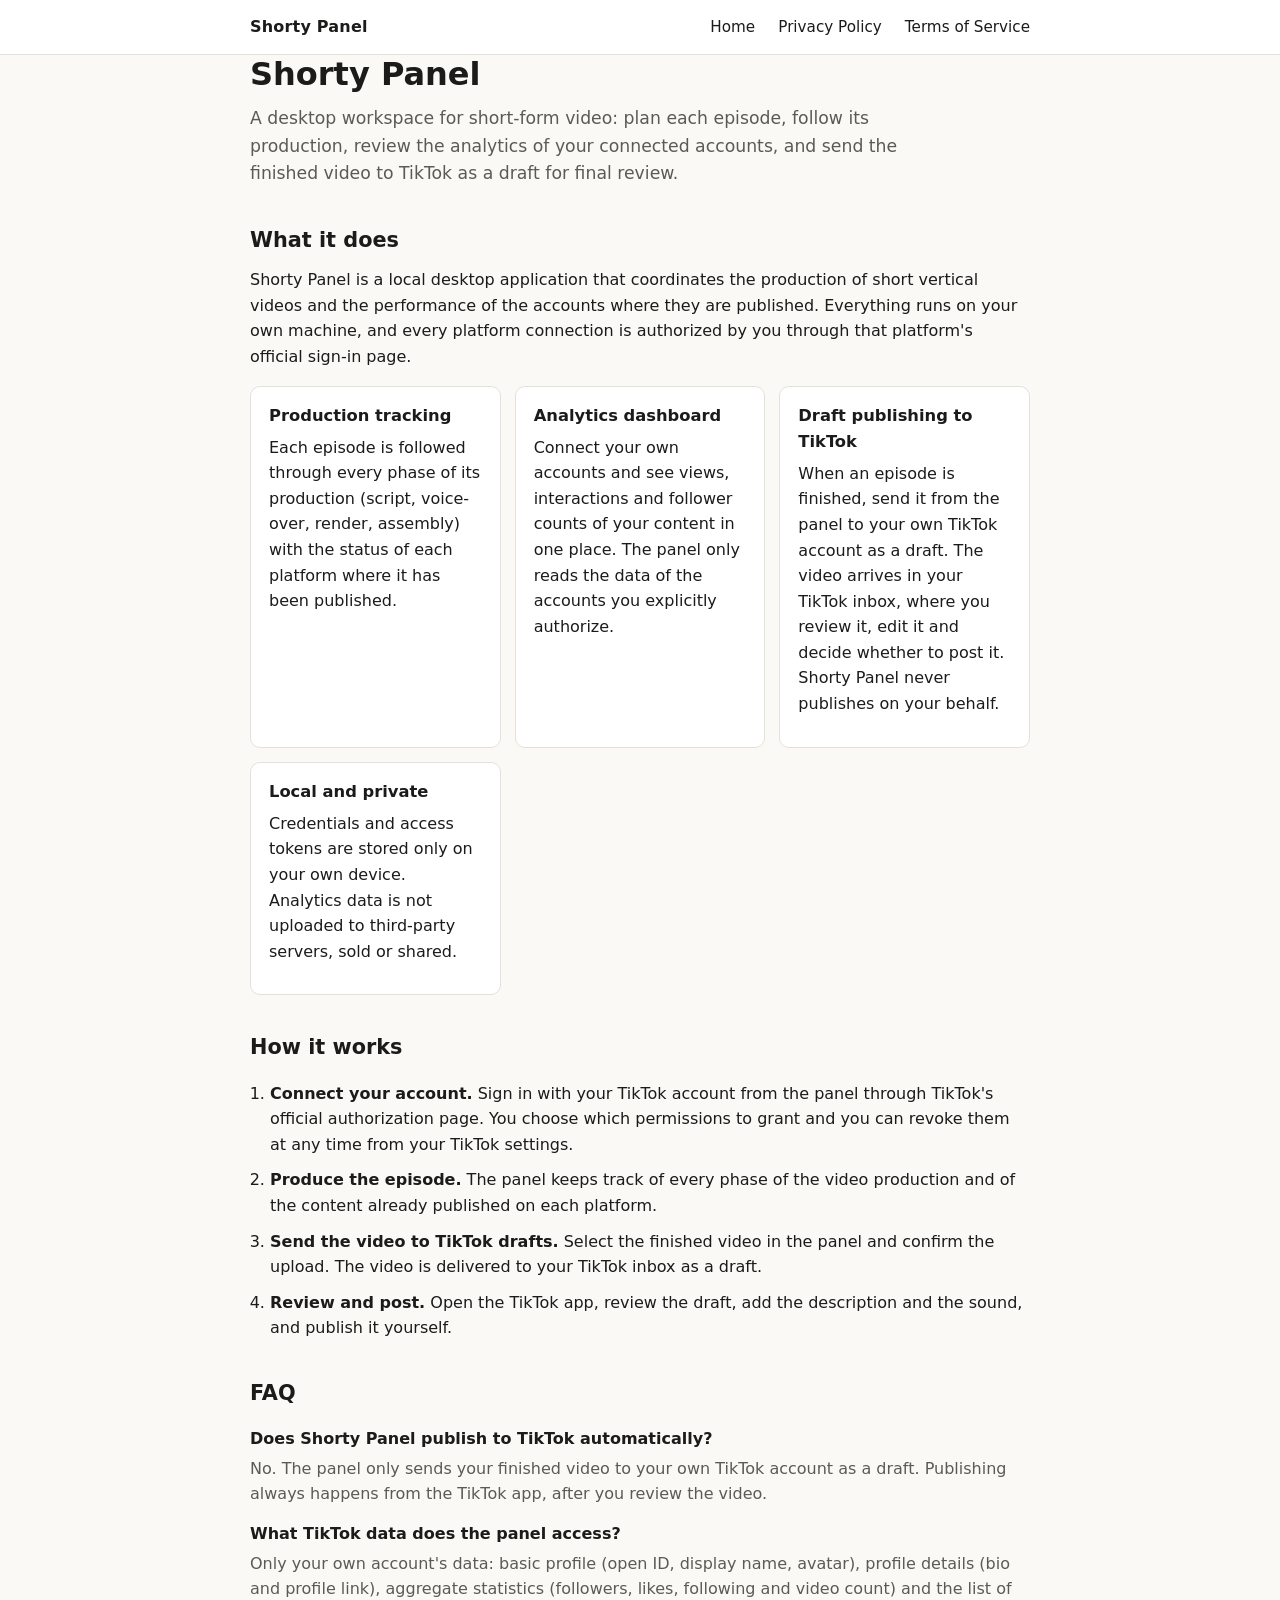
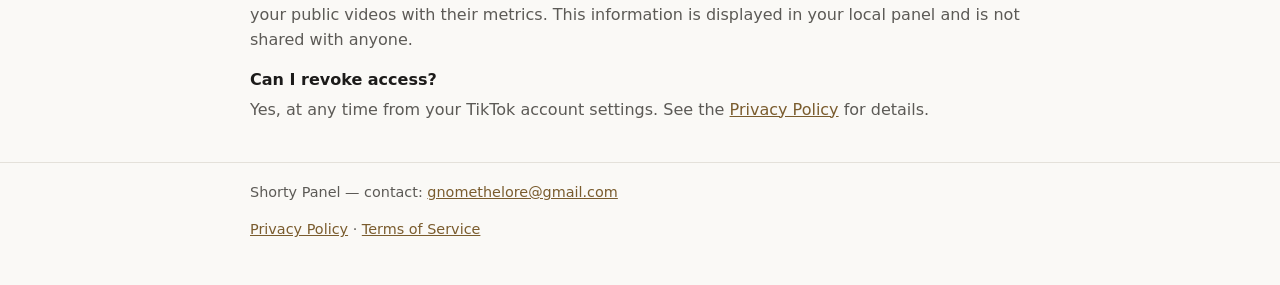
<file: index.html>
<!doctype html>
<html lang="en">
<head>
<meta charset="utf-8">
<meta name="viewport" content="width=device-width, initial-scale=1">
<title>Shorty Panel</title>
<meta name="description" content="Shorty Panel is a desktop production workspace for short-form video: track each episode, review the analytics of your connected accounts and send finished videos to TikTok as drafts.">
<link rel="stylesheet" href="style.css">
</head>
<body>
<header class="site-header">
  <div class="wrap">
    <span class="brand">Shorty Panel</span>
    <nav>
      <a href="index.html">Home</a>
      <a href="privacy.html">Privacy Policy</a>
      <a href="terms.html">Terms of Service</a>
    </nav>
  </div>
</header>

<main class="wrap">
  <section>
    <h1>Shorty Panel</h1>
    <p class="lead">A desktop workspace for short-form video: plan each episode, follow its production,
    review the analytics of your connected accounts, and send the finished video to TikTok as a draft for final review.</p>
  </section>

  <section>
    <h2>What it does</h2>
    <p>Shorty Panel is a local desktop application that coordinates the production of short vertical videos
    and the performance of the accounts where they are published. Everything runs on your own machine,
    and every platform connection is authorized by you through that platform's official sign-in page.</p>
    <div class="grid">
      <article class="card">
        <h3>Production tracking</h3>
        <p>Each episode is followed through every phase of its production (script, voice-over, render, assembly)
        with the status of each platform where it has been published.</p>
      </article>
      <article class="card">
        <h3>Analytics dashboard</h3>
        <p>Connect your own accounts and see views, interactions and follower counts of your content in one place.
        The panel only reads the data of the accounts you explicitly authorize.</p>
      </article>
      <article class="card">
        <h3>Draft publishing to TikTok</h3>
        <p>When an episode is finished, send it from the panel to your own TikTok account as a draft.
        The video arrives in your TikTok inbox, where you review it, edit it and decide whether to post it.
        Shorty Panel never publishes on your behalf.</p>
      </article>
      <article class="card">
        <h3>Local and private</h3>
        <p>Credentials and access tokens are stored only on your own device. Analytics data is not uploaded
        to third-party servers, sold or shared.</p>
      </article>
    </div>
  </section>

  <section>
    <h2>How it works</h2>
    <ol class="steps">
      <li><strong>Connect your account.</strong> Sign in with your TikTok account from the panel through TikTok's
      official authorization page. You choose which permissions to grant and you can revoke them at any time
      from your TikTok settings.</li>
      <li><strong>Produce the episode.</strong> The panel keeps track of every phase of the video production and of
      the content already published on each platform.</li>
      <li><strong>Send the video to TikTok drafts.</strong> Select the finished video in the panel and confirm the
      upload. The video is delivered to your TikTok inbox as a draft.</li>
      <li><strong>Review and post.</strong> Open the TikTok app, review the draft, add the description and the sound,
      and publish it yourself.</li>
    </ol>
  </section>

  <section>
    <h2>FAQ</h2>
    <dl class="faq">
      <dt>Does Shorty Panel publish to TikTok automatically?</dt>
      <dd>No. The panel only sends your finished video to your own TikTok account as a draft. Publishing always
      happens from the TikTok app, after you review the video.</dd>
      <dt>What TikTok data does the panel access?</dt>
      <dd>Only your own account's data: basic profile (open ID, display name, avatar), profile details
      (bio and profile link), aggregate statistics (followers, likes, following and video count) and the list of
      your public videos with their metrics. This information is displayed in your local panel and is not
      shared with anyone.</dd>
      <dt>Can I revoke access?</dt>
      <dd>Yes, at any time from your TikTok account settings. See the
      <a href="privacy.html">Privacy Policy</a> for details.</dd>
    </dl>
  </section>
</main>

<footer class="site-footer">
  <div class="wrap">
    <p>Shorty Panel &mdash; contact: <a href="mailto:gnomethelore@gmail.com">gnomethelore@gmail.com</a></p>
    <p><a href="privacy.html">Privacy Policy</a> &middot; <a href="terms.html">Terms of Service</a></p>
  </div>
</footer>
</body>
</html>
</file>
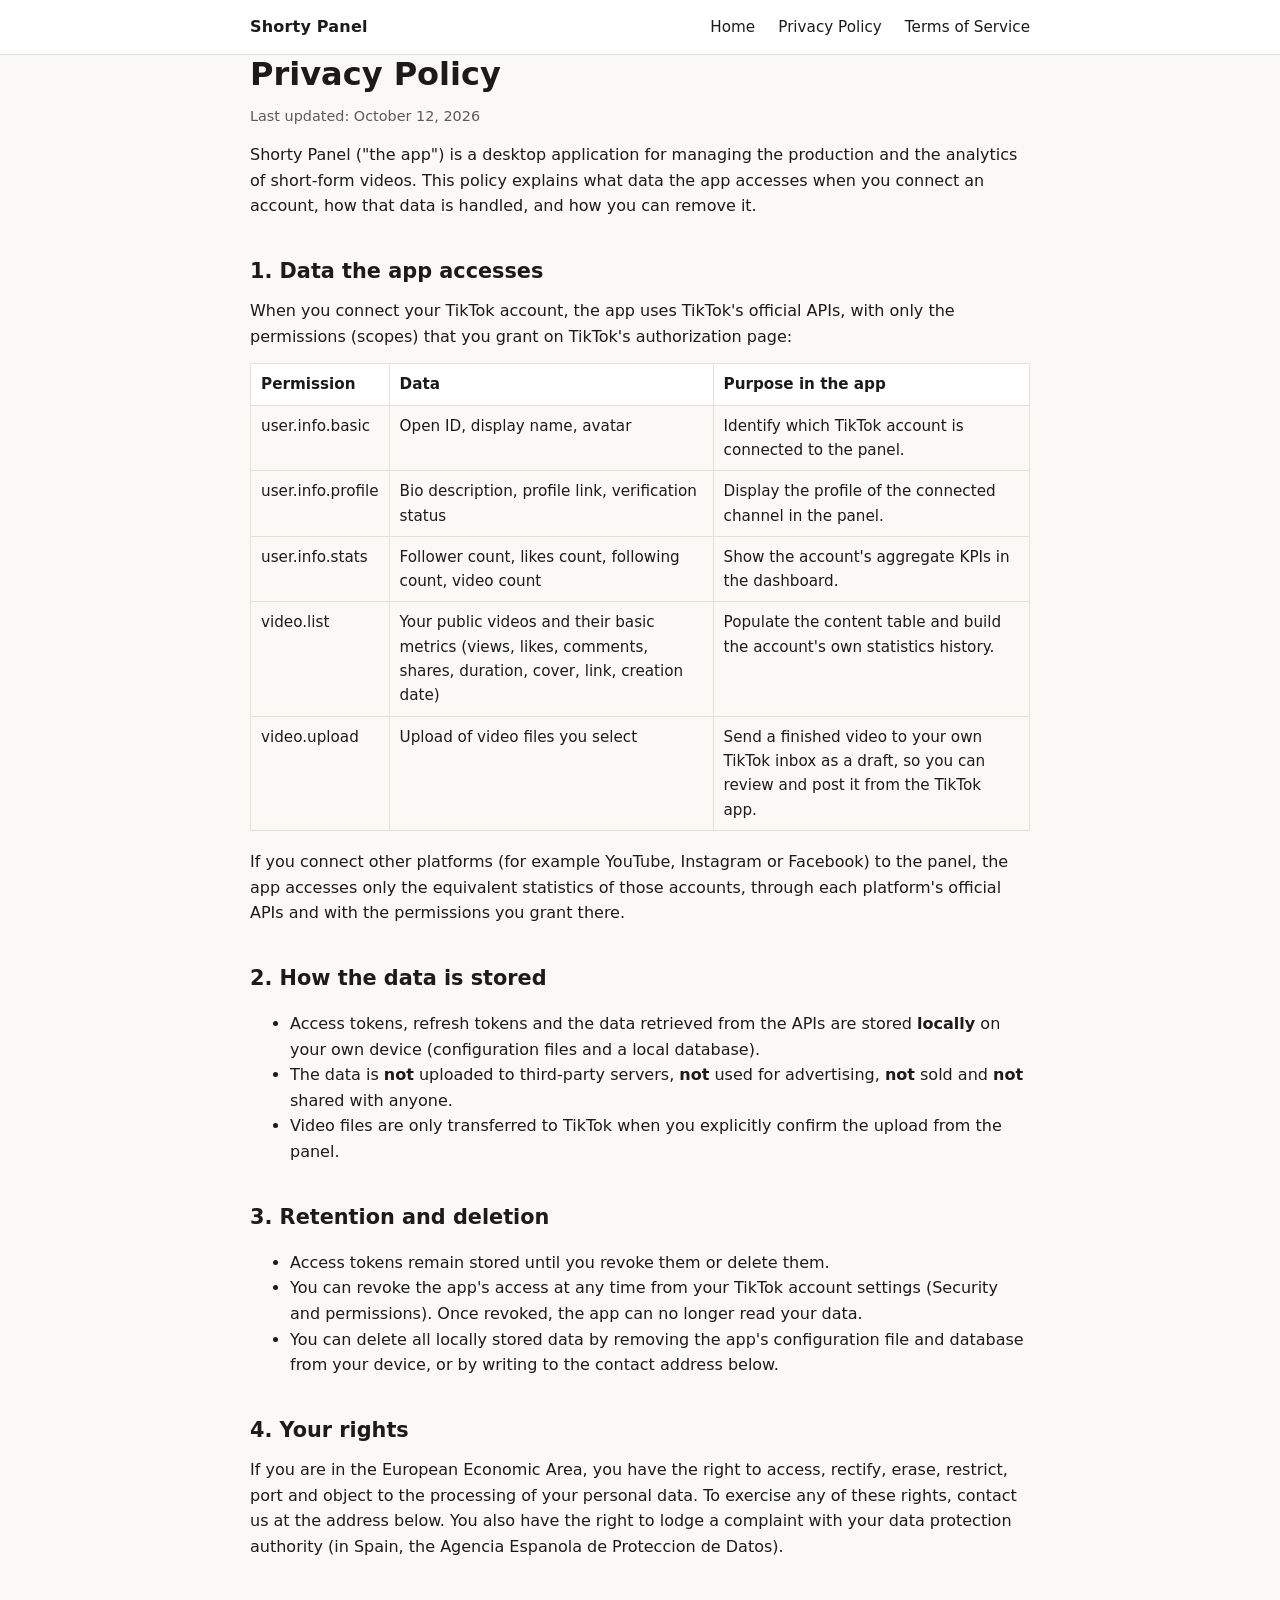
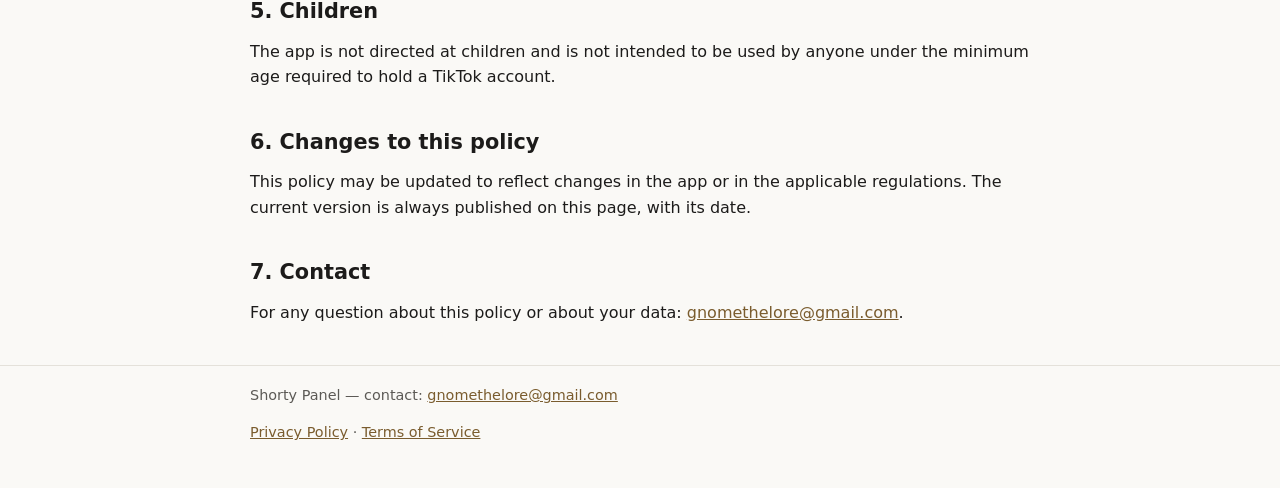
<file: privacy.html>
<!doctype html>
<html lang="en">
<head>
<meta charset="utf-8">
<meta name="viewport" content="width=device-width, initial-scale=1">
<title>Privacy Policy &mdash; Shorty Panel</title>
<meta name="description" content="Privacy Policy of Shorty Panel: what account data the app accesses, how it is stored, and how to request its deletion.">
<link rel="stylesheet" href="style.css">
</head>
<body>
<header class="site-header">
  <div class="wrap">
    <span class="brand">Shorty Panel</span>
    <nav>
      <a href="index.html">Home</a>
      <a href="privacy.html">Privacy Policy</a>
      <a href="terms.html">Terms of Service</a>
    </nav>
  </div>
</header>

<main class="wrap">
  <h1>Privacy Policy</h1>
  <p class="updated">Last updated: October 12, 2026</p>

  <p>Shorty Panel ("the app") is a desktop application for managing the production and the analytics of
  short-form videos. This policy explains what data the app accesses when you connect an account,
  how that data is handled, and how you can remove it.</p>

  <h2>1. Data the app accesses</h2>
  <p>When you connect your TikTok account, the app uses TikTok's official APIs, with only the permissions
  (scopes) that you grant on TikTok's authorization page:</p>
  <table>
    <thead>
      <tr><th>Permission</th><th>Data</th><th>Purpose in the app</th></tr>
    </thead>
    <tbody>
      <tr><td>user.info.basic</td><td>Open ID, display name, avatar</td><td>Identify which TikTok account is connected to the panel.</td></tr>
      <tr><td>user.info.profile</td><td>Bio description, profile link, verification status</td><td>Display the profile of the connected channel in the panel.</td></tr>
      <tr><td>user.info.stats</td><td>Follower count, likes count, following count, video count</td><td>Show the account's aggregate KPIs in the dashboard.</td></tr>
      <tr><td>video.list</td><td>Your public videos and their basic metrics (views, likes, comments, shares, duration, cover, link, creation date)</td><td>Populate the content table and build the account's own statistics history.</td></tr>
      <tr><td>video.upload</td><td>Upload of video files you select</td><td>Send a finished video to your own TikTok inbox as a draft, so you can review and post it from the TikTok app.</td></tr>
    </tbody>
  </table>
  <p>If you connect other platforms (for example YouTube, Instagram or Facebook) to the panel, the app
  accesses only the equivalent statistics of those accounts, through each platform's official APIs and with
  the permissions you grant there.</p>

  <h2>2. How the data is stored</h2>
  <ul>
    <li>Access tokens, refresh tokens and the data retrieved from the APIs are stored <strong>locally</strong>
    on your own device (configuration files and a local database).</li>
    <li>The data is <strong>not</strong> uploaded to third-party servers, <strong>not</strong> used for
    advertising, <strong>not</strong> sold and <strong>not</strong> shared with anyone.</li>
    <li>Video files are only transferred to TikTok when you explicitly confirm the upload from the panel.</li>
  </ul>

  <h2>3. Retention and deletion</h2>
  <ul>
    <li>Access tokens remain stored until you revoke them or delete them.</li>
    <li>You can revoke the app's access at any time from your TikTok account settings
    (Security and permissions). Once revoked, the app can no longer read your data.</li>
    <li>You can delete all locally stored data by removing the app's configuration file and database from
    your device, or by writing to the contact address below.</li>
  </ul>

  <h2>4. Your rights</h2>
  <p>If you are in the European Economic Area, you have the right to access, rectify, erase, restrict,
  port and object to the processing of your personal data. To exercise any of these rights, contact us at the
  address below. You also have the right to lodge a complaint with your data protection authority
  (in Spain, the Agencia Espanola de Proteccion de Datos).</p>

  <h2>5. Children</h2>
  <p>The app is not directed at children and is not intended to be used by anyone under the minimum age
  required to hold a TikTok account.</p>

  <h2>6. Changes to this policy</h2>
  <p>This policy may be updated to reflect changes in the app or in the applicable regulations.
  The current version is always published on this page, with its date.</p>

  <h2>7. Contact</h2>
  <p>For any question about this policy or about your data:
  <a href="mailto:gnomethelore@gmail.com">gnomethelore@gmail.com</a>.</p>
</main>

<footer class="site-footer">
  <div class="wrap">
    <p>Shorty Panel &mdash; contact: <a href="mailto:gnomethelore@gmail.com">gnomethelore@gmail.com</a></p>
    <p><a href="privacy.html">Privacy Policy</a> &middot; <a href="terms.html">Terms of Service</a></p>
  </div>
</footer>
</body>
</html>
</file>
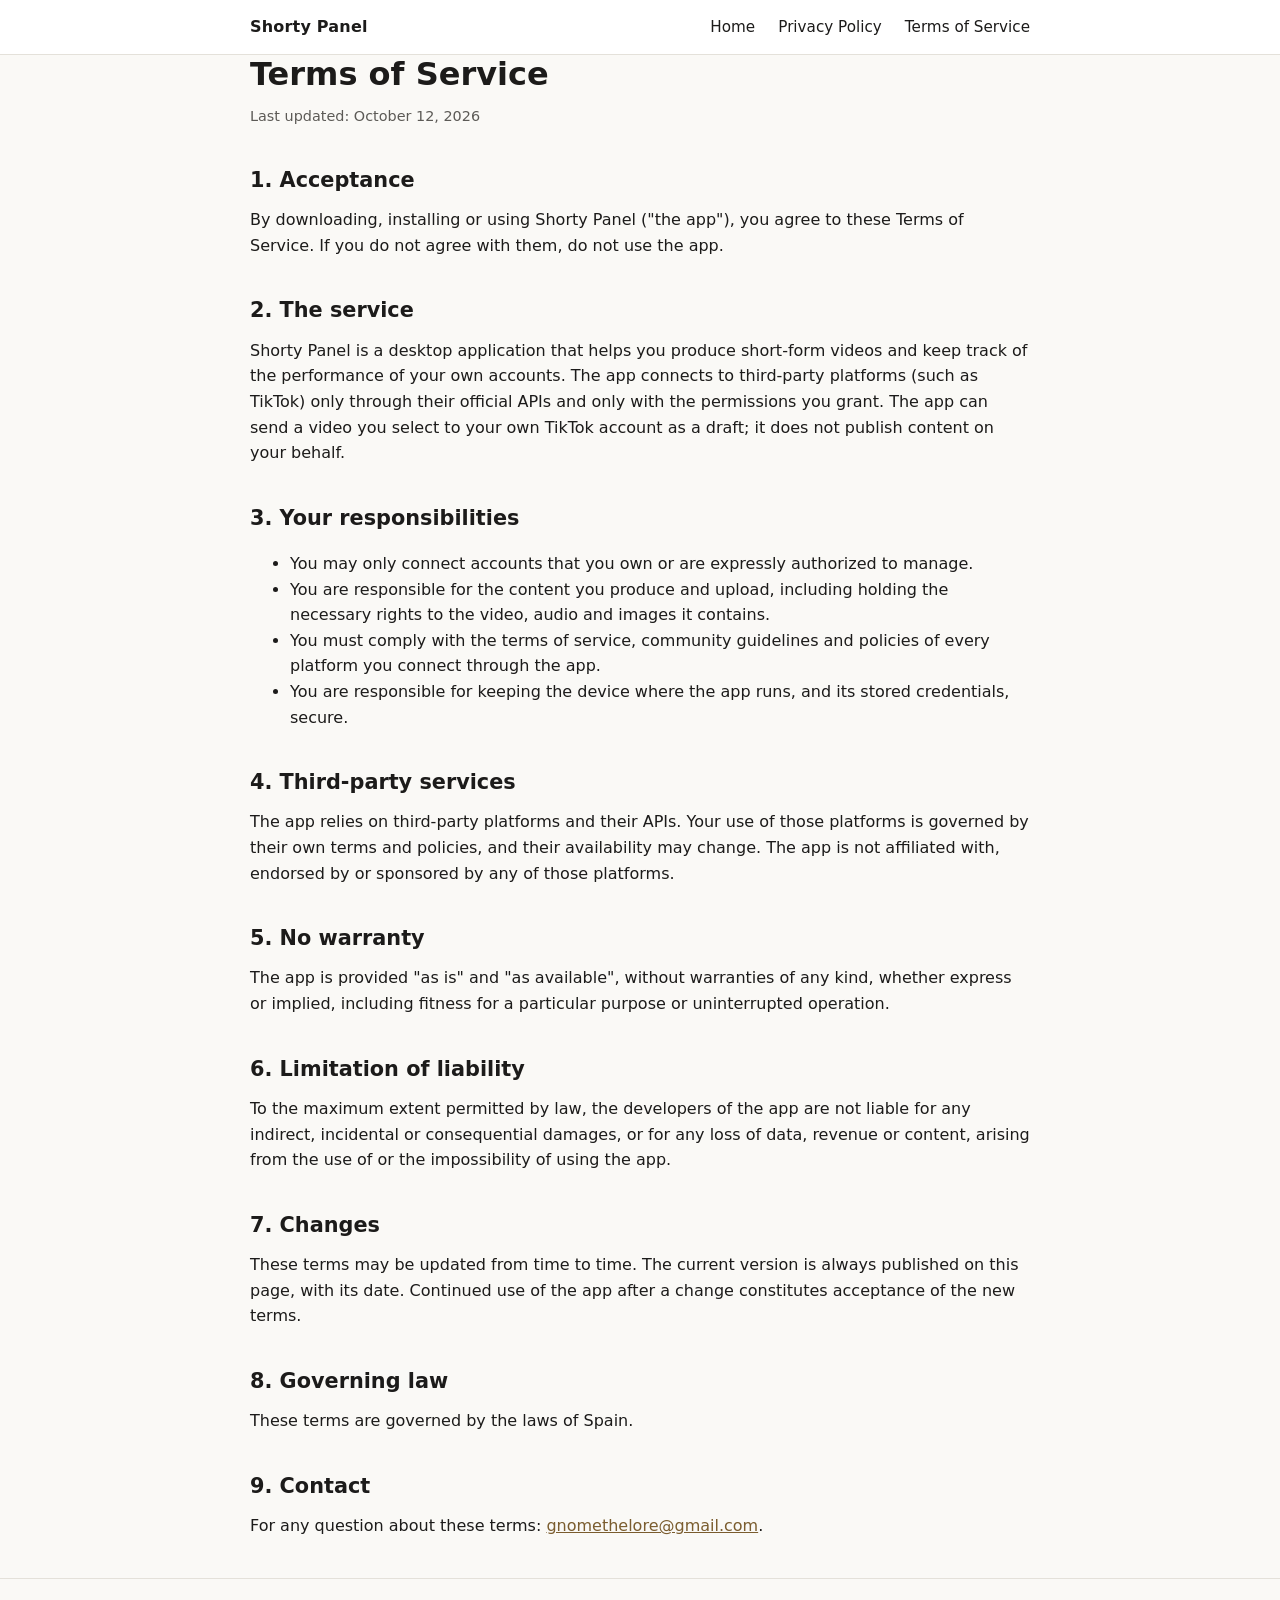
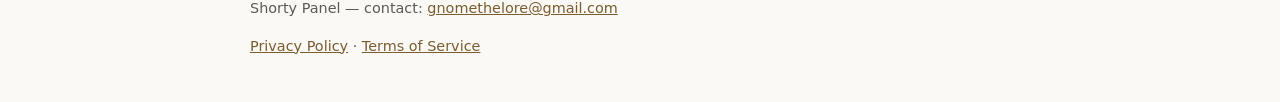
<file: terms.html>
<!doctype html>
<html lang="en">
<head>
<meta charset="utf-8">
<meta name="viewport" content="width=device-width, initial-scale=1">
<title>Terms of Service &mdash; Shorty Panel</title>
<meta name="description" content="Terms of Service of Shorty Panel, the desktop production workspace for short-form video.">
<link rel="stylesheet" href="style.css">
</head>
<body>
<header class="site-header">
  <div class="wrap">
    <span class="brand">Shorty Panel</span>
    <nav>
      <a href="index.html">Home</a>
      <a href="privacy.html">Privacy Policy</a>
      <a href="terms.html">Terms of Service</a>
    </nav>
  </div>
</header>

<main class="wrap">
  <h1>Terms of Service</h1>
  <p class="updated">Last updated: October 12, 2026</p>

  <h2>1. Acceptance</h2>
  <p>By downloading, installing or using Shorty Panel ("the app"), you agree to these Terms of Service.
  If you do not agree with them, do not use the app.</p>

  <h2>2. The service</h2>
  <p>Shorty Panel is a desktop application that helps you produce short-form videos and keep track of the
  performance of your own accounts. The app connects to third-party platforms (such as TikTok) only through
  their official APIs and only with the permissions you grant. The app can send a video you select to your own
  TikTok account as a draft; it does not publish content on your behalf.</p>

  <h2>3. Your responsibilities</h2>
  <ul>
    <li>You may only connect accounts that you own or are expressly authorized to manage.</li>
    <li>You are responsible for the content you produce and upload, including holding the necessary rights to
    the video, audio and images it contains.</li>
    <li>You must comply with the terms of service, community guidelines and policies of every platform you
    connect through the app.</li>
    <li>You are responsible for keeping the device where the app runs, and its stored credentials, secure.</li>
  </ul>

  <h2>4. Third-party services</h2>
  <p>The app relies on third-party platforms and their APIs. Your use of those platforms is governed by their
  own terms and policies, and their availability may change. The app is not affiliated with, endorsed by or
  sponsored by any of those platforms.</p>

  <h2>5. No warranty</h2>
  <p>The app is provided "as is" and "as available", without warranties of any kind, whether express or implied,
  including fitness for a particular purpose or uninterrupted operation.</p>

  <h2>6. Limitation of liability</h2>
  <p>To the maximum extent permitted by law, the developers of the app are not liable for any indirect,
  incidental or consequential damages, or for any loss of data, revenue or content, arising from the use of
  or the impossibility of using the app.</p>

  <h2>7. Changes</h2>
  <p>These terms may be updated from time to time. The current version is always published on this page,
  with its date. Continued use of the app after a change constitutes acceptance of the new terms.</p>

  <h2>8. Governing law</h2>
  <p>These terms are governed by the laws of Spain.</p>

  <h2>9. Contact</h2>
  <p>For any question about these terms:
  <a href="mailto:gnomethelore@gmail.com">gnomethelore@gmail.com</a>.</p>
</main>

<footer class="site-footer">
  <div class="wrap">
    <p>Shorty Panel &mdash; contact: <a href="mailto:gnomethelore@gmail.com">gnomethelore@gmail.com</a></p>
    <p><a href="privacy.html">Privacy Policy</a> &middot; <a href="terms.html">Terms of Service</a></p>
  </div>
</footer>
</body>
</html>
</file>
<file: style.css>
/* Shorty Panel — site styles */
:root {
  --ink: #1c1b1a;
  --muted: #5c5a56;
  --line: #e4e1da;
  --bg: #faf9f6;
  --card: #ffffff;
  --accent: #7a5c2e;
}
* { box-sizing: border-box; }
html { -webkit-text-size-adjust: 100%; }
body {
  margin: 0;
  font-family: system-ui, -apple-system, "Segoe UI", Roboto, Helvetica, Arial, sans-serif;
  color: var(--ink);
  background: var(--bg);
  line-height: 1.6;
}
.wrap { max-width: 820px; margin: 0 auto; padding: 0 20px; }
.site-header {
  border-bottom: 1px solid var(--line);
  background: var(--card);
}
.site-header .wrap {
  display: flex;
  align-items: center;
  justify-content: space-between;
  gap: 16px;
  padding-top: 14px;
  padding-bottom: 14px;
  flex-wrap: wrap;
}
.brand { font-weight: 700; letter-spacing: 0.2px; }
.site-header nav a {
  color: var(--ink);
  text-decoration: none;
  margin-left: 18px;
  font-size: 0.95rem;
  border-bottom: 1px solid transparent;
}
.site-header nav a:hover, .site-header nav a:focus { border-bottom-color: var(--accent); }
main { padding: 40px 0 24px; }
h1 { font-size: 2rem; line-height: 1.2; margin: 0 0 12px; }
h2 { font-size: 1.3rem; margin: 36px 0 10px; }
h3 { font-size: 1.02rem; margin: 0 0 6px; }
p { margin: 0 0 14px; }
.lead { font-size: 1.08rem; color: var(--muted); max-width: 62ch; }
a { color: var(--accent); }
.grid {
  display: grid;
  grid-template-columns: repeat(auto-fit, minmax(240px, 1fr));
  gap: 14px;
  margin: 16px 0 8px;
}
.card {
  background: var(--card);
  border: 1px solid var(--line);
  border-radius: 10px;
  padding: 16px 18px;
}
.steps { padding-left: 20px; }
.steps li { margin-bottom: 10px; }
.faq dt { font-weight: 600; margin-top: 14px; }
.faq dd { margin: 4px 0 0; color: var(--muted); }
table { border-collapse: collapse; width: 100%; margin: 12px 0 18px; font-size: 0.95rem; }
th, td { border: 1px solid var(--line); padding: 8px 10px; text-align: left; vertical-align: top; }
th { background: var(--card); }
.site-footer {
  border-top: 1px solid var(--line);
  margin-top: 40px;
  padding: 18px 0 30px;
  color: var(--muted);
  font-size: 0.9rem;
}
.site-footer a { color: var(--accent); }
.updated { color: var(--muted); font-size: 0.9rem; }
</file>
